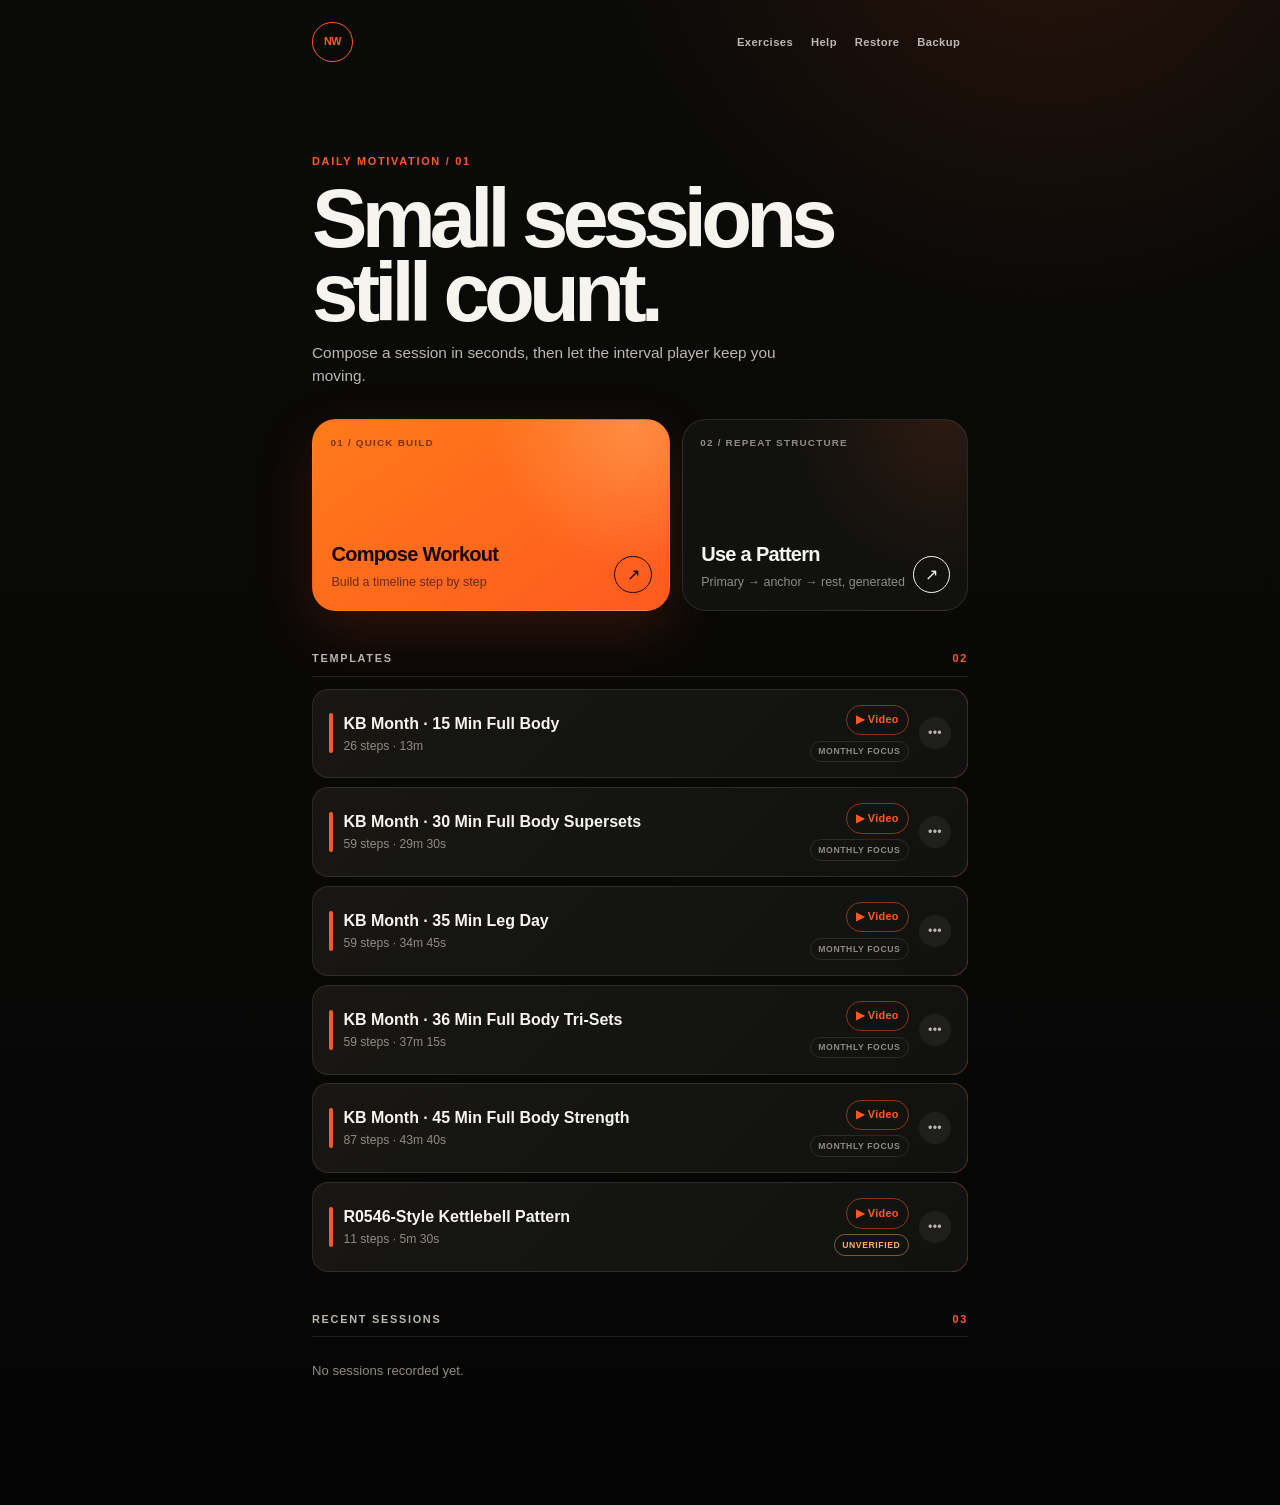
<file: index.html>
<!DOCTYPE html>
<html lang="en-GB">
<head>
<meta charset="utf-8">
<meta name="viewport" content="width=device-width, initial-scale=1, viewport-fit=cover, user-scalable=no">
<meta name="theme-color" content="#080807">
<meta name="apple-mobile-web-app-capable" content="yes">
<meta name="apple-mobile-web-app-status-bar-style" content="black-translucent">
<meta name="apple-mobile-web-app-title" content="Workout">
<title>Workout</title>
<link rel="manifest" href="manifest.webmanifest">
<link rel="stylesheet" href="css/app.css">
</head>
<body>

<!-- Home -->
<section class="view" id="view-home" data-view="home">
  <header class="app-header home-header">
    <div class="brand-lockup" aria-label="NW Workout">
      <span class="brand-mark" aria-hidden="true">NW</span>
    </div>
    <div class="header-tools">
      <button class="link-btn utility-btn" id="home-exercises" type="button">Exercises</button>
      <button class="link-btn utility-btn" id="home-help" type="button">Help</button>
      <button class="link-btn utility-btn" id="home-import" type="button" title="Restore from a workout backup">Restore</button>
      <button class="link-btn utility-btn" id="home-export" type="button" title="Save a workout backup to iCloud Drive">Backup</button>
    </div>
  </header>
  <input type="file" id="import-file" accept="application/json,.json" class="hidden">

  <div class="home-intro">
    <span class="eyebrow">Daily motivation / 01</span>
    <h1 id="motivation-quote">Show up. Build momentum.</h1>
    <p>Compose a session in seconds, then let the interval player keep you moving.</p>
  </div>

  <div class="resume-banner hidden" id="resume-banner">
    <div>
      <strong>Workout in progress</strong>
      <span class="muted" id="resume-detail"></span>
    </div>
    <div class="resume-actions">
      <button class="btn btn-primary" id="resume-continue" type="button">Resume</button>
      <button class="btn btn-quiet" id="resume-discard" type="button">Discard</button>
    </div>
  </div>

  <div class="home-actions">
    <button class="big-action big-action-featured" id="go-compose" type="button">
      <span class="big-action-index">01 / Quick build</span>
      <span class="big-action-title">Compose Workout</span>
      <span class="big-action-sub">Build a timeline step by step</span>
      <span class="big-action-arrow" aria-hidden="true">↗</span>
    </button>
    <button class="big-action" id="go-pattern" type="button">
      <span class="big-action-index">02 / Repeat structure</span>
      <span class="big-action-title">Use a Pattern</span>
      <span class="big-action-sub">Primary → anchor → rest, generated</span>
      <span class="big-action-arrow" aria-hidden="true">↗</span>
    </button>
  </div>

  <h2 class="section-title"><span>Templates</span><span>02</span></h2>
  <div id="template-list" class="card-list"></div>

  <h2 class="section-title"><span>Recent sessions</span><span>03</span></h2>
  <div id="session-list" class="card-list"></div>

  <button class="hidden-items-trigger hidden" id="hidden-items-trigger" type="button">
    <span>Hidden items</span><span id="hidden-items-count">0</span>
  </button>
</section>

<!-- Exercise library -->
<section class="view hidden" id="view-exercises" data-view="exercises">
  <header class="app-header exercise-library-header">
    <button class="link-btn" data-back="home" type="button">Back</button>
    <h1>Exercises</h1>
    <span class="exercise-total" id="exercise-total">—</span>
  </header>

  <div class="exercise-controls">
    <input type="search" id="exercise-search" placeholder="Search all exercises"
           aria-label="Search all exercises" autocomplete="off">
    <div class="exercise-filter-heading">
      <span>Filter</span>
      <button class="link-btn exercise-filters-clear" id="exercise-filters-clear"
              type="button" disabled>Clear</button>
    </div>
    <div class="exercise-filter-row">
      <span class="exercise-filter-label">Focus</span>
      <div class="exercise-filter-options" id="exercise-category-filters"
           role="group" aria-label="Filter by focus"></div>
    </div>
    <div class="exercise-filter-row" id="exercise-equipment-filter-row">
      <span class="exercise-filter-label">Equipment</span>
      <div class="exercise-filter-options" id="exercise-equipment-filters"
           role="group" aria-label="Filter by equipment"></div>
    </div>
    <p class="sr-only" id="exercise-filter-status" aria-live="polite"></p>
  </div>

  <div class="exercise-library" id="exercise-library"></div>
</section>

<!-- Compose -->
<section class="view hidden" id="view-compose" data-view="compose">
  <header class="app-header">
    <button class="link-btn" data-back="home" type="button">Back</button>
    <h1 id="compose-title">Compose</h1>
    <button class="link-btn" id="compose-save-template" type="button">Save</button>
  </header>

  <p class="view-kicker">Timeline / tap any step to tune it</p>

  <div class="template-detail-actions hidden" id="template-detail-actions">
    <a class="btn template-follow" id="template-follow-video" target="_blank" rel="noopener noreferrer">▶ Follow video</a>
    <button class="btn btn-danger" id="template-delete" type="button">Delete template</button>
  </div>

  <div class="summary-bar">
    <span id="compose-summary">empty</span>
  </div>

  <ol class="timeline" id="timeline"></ol>

  <div class="compose-tools">
    <button class="btn" id="add-exercise" type="button">+ Exercise</button>
    <button class="btn" id="add-rest" type="button">+ Rest</button>
    <button class="btn btn-quiet" id="repeat-all" type="button">Repeat all</button>
  </div>

  <div class="sticky-footer">
    <button class="btn btn-primary btn-large" id="start-workout" type="button">Start workout</button>
  </div>
</section>

<!-- Pattern builder -->
<section class="view hidden" id="view-pattern" data-view="pattern">
  <header class="app-header">
    <button class="link-btn" data-back="home" type="button">Back</button>
    <h1>Pattern</h1>
    <span></span>
  </header>

  <p class="hint pattern-intro">
    Each primary exercise is followed by the anchor exercise, then a rest. The trailing
    rest is dropped so the workout ends on work.
  </p>

  <div class="field">
    <label>Primary exercises</label>
    <div id="pattern-primaries" class="chip-row"></div>
    <button class="btn" id="pattern-add-primary" type="button">+ Add primary</button>
  </div>

  <div class="field">
    <label for="pattern-primary-seconds">Primary duration (seconds)</label>
    <input type="number" id="pattern-primary-seconds" value="30" min="5" max="600" inputmode="numeric">
  </div>

  <div class="field">
    <label>Anchor exercise</label>
    <div class="row">
      <span id="pattern-anchor-name" class="muted">None</span>
      <button class="btn" id="pattern-pick-anchor" type="button">Choose</button>
      <button class="btn btn-quiet" id="pattern-clear-anchor" type="button">Clear</button>
    </div>
  </div>

  <div class="field">
    <label for="pattern-anchor-seconds">Anchor duration (seconds)</label>
    <input type="number" id="pattern-anchor-seconds" value="30" min="5" max="600" inputmode="numeric">
  </div>

  <div class="field">
    <label for="pattern-rest-seconds">Rest (seconds)</label>
    <input type="number" id="pattern-rest-seconds" value="30" min="0" max="600" inputmode="numeric">
  </div>

  <div class="field">
    <label for="pattern-rounds">Rounds</label>
    <input type="number" id="pattern-rounds" value="1" min="1" max="20" inputmode="numeric">
  </div>

  <div class="summary-bar"><span id="pattern-summary">no primaries chosen</span></div>

  <div class="sticky-footer">
    <button class="btn btn-primary btn-large" id="pattern-generate" type="button">Generate timeline</button>
  </div>
</section>

<!-- Player -->
<section class="view hidden player" id="view-play" data-view="play">
  <div class="player-topbar">
    <div class="player-label"><span class="status-dot"></span> Live session</div>
    <button class="play-sound-toggle" id="play-sound-toggle" type="button"
            aria-pressed="true" aria-label="Mute cue sounds" title="Mute cue sounds">
      <span class="play-sound-icon" aria-hidden="true">🔊</span>
    </button>
  </div>
  <div class="play-progress"><div class="play-progress-fill" id="play-progress-fill"></div></div>

  <div class="play-meta">
    <span id="play-position">1 / 1</span>
    <span id="play-total-remaining"></span>
  </div>

  <div class="play-main" id="play-main">
    <div class="play-kind" id="play-kind">Work</div>
    <h2 class="play-exercise" id="play-exercise">—</h2>
    <div class="play-count" id="play-count">0</div>
    <div class="play-detail" id="play-detail"></div>
    <button class="btn btn-primary btn-large hidden" id="play-reps-done" type="button">Done</button>
  </div>

  <div class="play-next">
    Next: <strong id="play-next">—</strong>
  </div>

  <!-- Pause stays out here on its own. It is the one control needed mid-set, and burying
       it behind a disclosure would cost more than the tidier screen is worth. -->
  <div class="play-controls play-controls-primary">
    <button class="btn btn-primary btn-large" id="play-pause" type="button">Pause</button>
  </div>

  <button class="play-more-toggle" id="play-more-toggle" type="button"
          aria-expanded="false" aria-controls="play-more">
    <span class="play-more-caret" aria-hidden="true">▼</span>
    <span class="play-more-label">More controls</span>
  </button>

  <div class="play-more hidden" id="play-more">
    <div class="play-controls">
      <button class="btn" id="play-prev" type="button">Prev</button>
      <button class="btn" id="play-restart" type="button">Restart</button>
      <button class="btn" id="play-add-ten" type="button">+10s</button>
      <button class="btn" id="play-skip" type="button">Skip</button>
    </div>

    <div class="play-controls">
      <button class="btn btn-quiet" id="play-edit" type="button">Edit upcoming</button>
      <button class="btn btn-quiet" id="play-quit" type="button">End workout</button>
    </div>
  </div>
</section>

<!-- Finish -->
<section class="view hidden" id="view-finish" data-view="finish">
  <header class="app-header finish-header"><div><span class="eyebrow">Session complete</span><h1>Finished</h1></div></header>
  <div class="finish-summary" id="finish-summary"></div>
  <div class="field">
    <label for="finish-name">Name (optional)</label>
    <input type="text" id="finish-name" placeholder="e.g. Kettlebell 15">
  </div>
  <div class="field">
    <label for="finish-note">Note (optional)</label>
    <input type="text" id="finish-note" placeholder="How did it feel?">
  </div>
  <div class="finish-actions">
    <button class="btn btn-primary btn-large" id="finish-save-template" type="button">Save as template</button>
    <button class="btn btn-large" id="finish-save-history" type="button">Save to history only</button>
    <button class="btn btn-quiet btn-large" id="finish-discard" type="button">Discard</button>
  </div>
</section>

<!-- Hidden items -->
<div class="sheet hidden" id="hidden-items-sheet">
  <div class="sheet-panel">
    <header class="sheet-header">
      <strong>Hidden items</strong>
      <button class="link-btn sheet-close" id="hidden-items-close" type="button">Close</button>
    </header>
    <div class="sheet-body" id="hidden-items-list"></div>
  </div>
</div>

<!-- Exercise guide -->
<div class="sheet hidden" id="exercise-guide-sheet" role="dialog" aria-modal="true"
     aria-labelledby="exercise-guide-title">
  <div class="sheet-panel exercise-guide-panel">
    <header class="sheet-header exercise-guide-header">
      <div>
        <span class="eyebrow" id="exercise-guide-category">Exercise</span>
        <strong id="exercise-guide-title">Exercise guide</strong>
      </div>
      <button class="link-btn sheet-close" id="exercise-guide-close" type="button">Close</button>
    </header>
    <div class="sheet-body exercise-guide-body">
      <div class="exercise-guide-meta" id="exercise-guide-meta"></div>
      <div class="movement-demo hidden" id="exercise-guide-demo"></div>
      <section class="exercise-guide-copy">
        <h3>Quick guide</h3>
        <ol id="exercise-guide-steps"></ol>
      </section>
      <p class="exercise-guide-cue" id="exercise-guide-cue"></p>
      <p class="exercise-guide-note">Movement cue only—not a substitute for coaching. Stop if you feel sharp pain.</p>
    </div>
  </div>
</div>

<!-- Exercise picker -->
<div class="sheet hidden" id="picker">
  <div class="sheet-panel">
    <header class="sheet-header">
      <input type="search" id="picker-search" placeholder="Search exercises" autocomplete="off">
      <button class="link-btn" id="picker-close" type="button">Close</button>
    </header>
    <div class="sheet-body" id="picker-results"></div>
    <footer class="sheet-footer">
      <button class="btn" id="picker-add-custom" type="button">+ Add custom exercise</button>
    </footer>
  </div>
</div>

<!-- Step editor -->
<div class="sheet hidden" id="step-editor">
  <div class="sheet-panel">
    <header class="sheet-header">
      <strong id="step-editor-title">Edit step</strong>
      <button class="link-btn" id="step-editor-close" type="button">Close</button>
    </header>
    <div class="sheet-body">
      <div class="field">
        <label>Target</label>
        <div class="seg" id="step-mode">
          <button class="seg-btn" data-mode="duration" type="button">Time</button>
          <button class="seg-btn" data-mode="reps" type="button">Reps</button>
        </div>
      </div>
      <div class="field">
        <label id="step-value-label" for="step-value">Seconds</label>
        <input type="number" id="step-value" min="1" max="900" inputmode="numeric">
        <div class="chip-row" id="step-presets"></div>
      </div>
      <div class="field" id="step-side-field">
        <label>Side</label>
        <div class="seg" id="step-side">
          <button class="seg-btn" data-side="" type="button">—</button>
          <button class="seg-btn" data-side="left" type="button">L</button>
          <button class="seg-btn" data-side="right" type="button">R</button>
          <button class="seg-btn" data-side="alternating" type="button">Alt</button>
        </div>
      </div>
      <div class="field" id="step-load-field">
        <label for="step-load">Weight (kg, optional)</label>
        <input type="number" id="step-load" min="0" max="500" step="0.5" inputmode="decimal">
      </div>
      <div class="step-editor-actions">
        <button class="btn" id="step-duplicate" type="button">Duplicate</button>
        <button class="btn" id="step-up" type="button">Move up</button>
        <button class="btn" id="step-down" type="button">Move down</button>
        <button class="btn btn-danger" id="step-delete" type="button">Delete</button>
      </div>
    </div>
    <footer class="sheet-footer">
      <button class="btn btn-primary btn-large" id="step-apply" type="button">Apply</button>
    </footer>
  </div>
</div>

<!-- In-app confirm / prompt. Native dialogs block the page and stall the timer. -->
<div class="sheet hidden" id="dialog">
  <div class="sheet-panel">
    <header class="sheet-header"><strong id="dialog-title">Confirm</strong></header>
    <div class="sheet-body">
      <p class="muted hidden" id="dialog-message"></p>
      <input type="text" id="dialog-input" class="hidden" autocomplete="off">
    </div>
    <footer class="sheet-footer dialog-actions">
      <button class="btn btn-large" id="dialog-cancel" type="button">Cancel</button>
      <button class="btn btn-primary btn-large" id="dialog-confirm" type="button">OK</button>
    </footer>
  </div>
</div>

<div class="toast hidden" id="toast"></div>

<script type="module" src="js/app.js"></script>
</body>
</html>
</file>
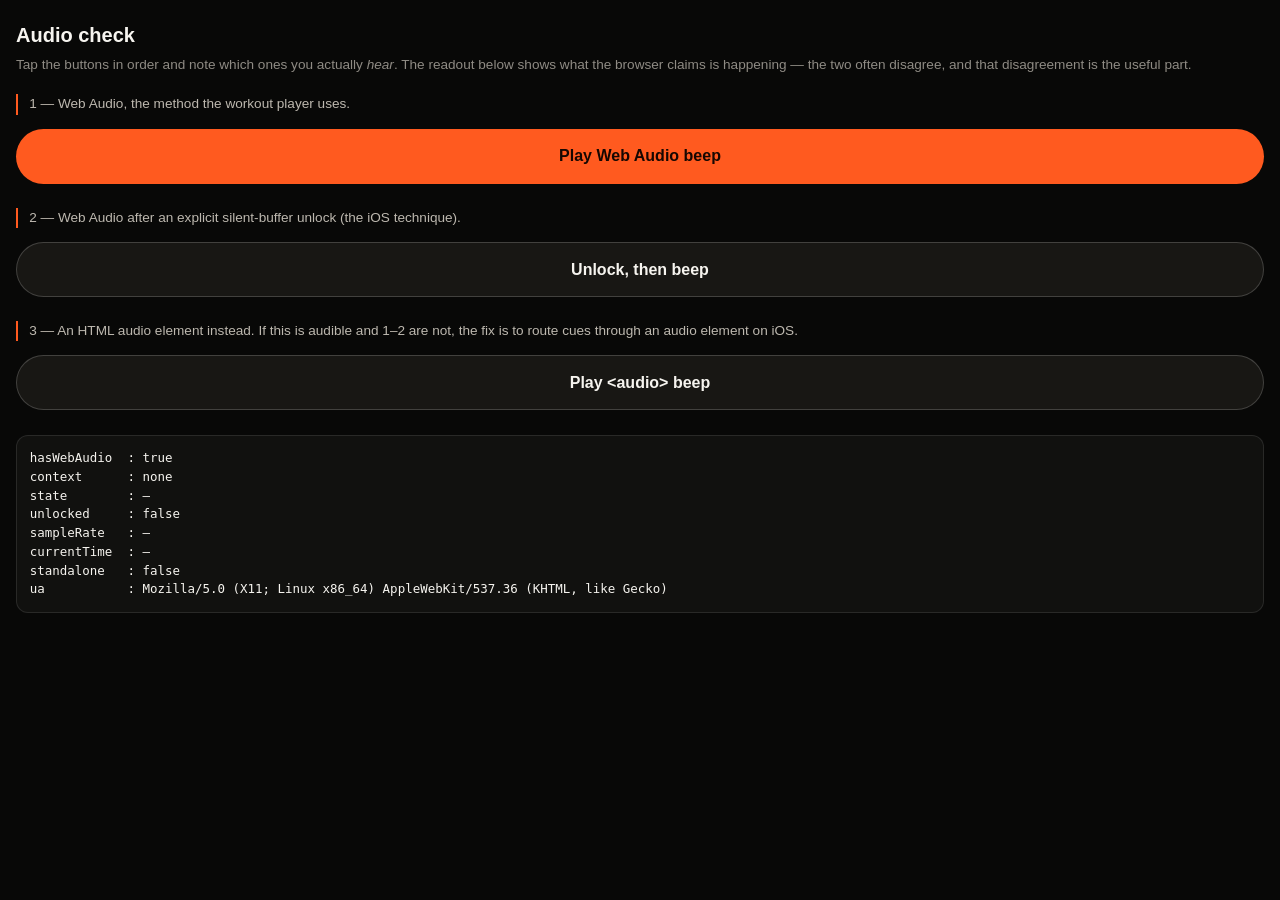
<file: spike/audio-check.html>
<!DOCTYPE html>
<html lang="en-GB">
<head>
<meta charset="utf-8">
<meta name="viewport" content="width=device-width, initial-scale=1, viewport-fit=cover">
<title>Audio check — Workout App</title>
<style>
  :root { color-scheme: dark; --accent:#ff5a1f; --muted:#8f8b84; }
  body { margin:0; background:#080807; color:#f6f4ef; padding:1.25rem 1rem 4rem;
         font:16px/1.5 -apple-system,BlinkMacSystemFont,"SF Pro Display",sans-serif; }
  h1 { font-size:1.25rem; margin:0 0 .3rem; }
  p.sub { color:var(--muted); font-size:.85rem; margin:0 0 1.2rem; }
  button { font:inherit; font-weight:700; width:100%; min-height:3.4rem; margin:0 0 .6rem;
           border:0; border-radius:999px; background:var(--accent); color:#160702;
           -webkit-tap-highlight-color:transparent; }
  button.alt { background:#181714; color:#f6f4ef; border:1px solid rgba(255,255,255,.18); }
  #out { font-family:ui-monospace,Menlo,monospace; font-size:.78rem; white-space:pre-wrap;
         background:#11110f; border:1px solid rgba(255,255,255,.1); border-radius:.75rem;
         padding:.8rem; margin-top:1rem; }
  .step { border-left:2px solid var(--accent); padding-left:.7rem; margin:.9rem 0;
          font-size:.85rem; color:#bdb8af; }
</style>
</head>
<body>

<h1>Audio check</h1>
<p class="sub">Tap the buttons in order and note which ones you actually <em>hear</em>.
The readout below shows what the browser claims is happening — the two often disagree,
and that disagreement is the useful part.</p>

<div class="step">1 — Web Audio, the method the workout player uses.</div>
<button id="b1" type="button">Play Web Audio beep</button>

<div class="step">2 — Web Audio after an explicit silent-buffer unlock (the iOS technique).</div>
<button id="b2" type="button" class="alt">Unlock, then beep</button>

<div class="step">3 — An HTML audio element instead. If this is audible and 1–2 are not,
the fix is to route cues through an audio element on iOS.</div>
<button id="b3" type="button" class="alt">Play &lt;audio&gt; beep</button>

<div id="out">Tap a button…</div>

<script>
const out = document.getElementById('out');
let ctx = null, unlocked = false;
const log = [];

function report(note) {
  const Ctx = window.AudioContext || window.webkitAudioContext;
  if (note) log.unshift(note);
  out.textContent = [
    'hasWebAudio  : ' + Boolean(Ctx),
    'context      : ' + (ctx ? 'created' : 'none'),
    'state        : ' + (ctx ? ctx.state : '—'),
    'unlocked     : ' + unlocked,
    'sampleRate   : ' + (ctx ? ctx.sampleRate : '—'),
    'currentTime  : ' + (ctx ? ctx.currentTime.toFixed(3) : '—'),
    'standalone   : ' + (window.navigator.standalone === true),
    'ua           : ' + navigator.userAgent.slice(0, 70),
    '',
    ...log.slice(0, 12)
  ].join('\n');
}

function ensureCtx() {
  const Ctx = window.AudioContext || window.webkitAudioContext;
  if (!Ctx) return null;
  if (!ctx) ctx = new Ctx();
  return ctx;
}

function webAudioBeep(frequency = 880, ms = 300) {
  const c = ensureCtx();
  if (!c) { report('no Web Audio support'); return; }
  c.resume();
  const now = c.currentTime;
  const osc = c.createOscillator();
  const gain = c.createGain();
  osc.type = 'sine';
  osc.frequency.value = frequency;
  gain.gain.setValueAtTime(0.001, now);
  gain.gain.exponentialRampToValueAtTime(0.4, now + 0.01);
  gain.gain.exponentialRampToValueAtTime(0.001, now + ms / 1000);
  osc.connect(gain).connect(c.destination);
  osc.start(now);
  osc.stop(now + ms / 1000 + 0.02);
}

document.getElementById('b1').addEventListener('click', () => {
  webAudioBeep(880);
  report('1: played Web Audio beep (state ' + (ctx ? ctx.state : '?') + ')');
});

document.getElementById('b2').addEventListener('click', () => {
  const c = ensureCtx();
  if (!c) { report('no Web Audio support'); return; }
  c.resume();
  const source = c.createBufferSource();
  source.buffer = c.createBuffer(1, 1, 22050);
  source.connect(c.destination);
  source.start(0);
  unlocked = true;
  setTimeout(() => { webAudioBeep(660); report('2: unlocked then beeped'); }, 60);
});

// A very short WAV, inline so the page stays self-contained and works offline.
const WAV = '[data-uri]'
  + 'hYqFbF1fdJivrJBhNjVgodDbq2EcBj+a2/LDciUFLIHO8tiJNwgZaLvt559NEAxQp+PwtmMcBjiR1/LMeSwFJHfH8N2QQAoUXrTp66hVFApGn+DyvmwhBSuBzvLZiTYIG2m98OScTgwOUarm7blmGgU7k9n1unEiBC13yO/eizEIHWq+8+OWT'
  + 'AoUXrTp66hVFApGn+DyvmwhBSuBzvLZiTYIG2m98OScTgwOUarm7blmGgU7k9n1unEiBC13yO/eizEIHWq+8+OWTAoUXrTp66hVFApGn+DyvmwhBSuBzvLZiTYIG2m98OScTgwOUarm7blmGgU7k9n1unEiBC13yO/eizEIHWq+8+OWTAoUXrTp66hVFApGn+DyvmwhBSuBzvLZiTYIG2m98OScTgwOUarm7blmGgU7k9n1unEiBC13yO/eizEIHWq+8+OWTAoUXrTp66hVFApGn+DyvmwhBSuBzvLZiTYIG2m98OScTgwOUarm7blmGgU7k9n1unEiBC13yO/eizEIHWq+8+OWTAoUXrTp66hVFApGn+DyvmwhBSuBzvLZiTYIG2m98OScTgwOUarm7blmGgU7k9n1unEiBC13yO/eizEIHWq+8+OWTAoUXrTp66hVFApGn+DyvmwhBSuBzvLZiTYIG2m98OScTgwOUarm7blmGgU7k9n1unEiBC13yO/eizEIHWq+8+OWTAoUXrTp66hVFApGn+DyvmwhBSuBzvLZiTYIG2m98OScTgwOUarm7blmGgU7k9n1unEiBC13yO/eizEIHWq+8+OWTAoUXrTp66hVFApGn+DyvmwhBSuBzvLZiTYIG2m98OScTgwOUarm7blmGgU7k9n1unEiBC13yO/eizEIHWq+8+OWTAoUXrTp66hVFApGn+DyvmwhBSuBzvLZiTYIG2m98OScTgwOUarm7blmGgU7k9n1unEiBC13yO/eizEIHWq+8+OWTAoUXrTp66hVFApGn+DyvmwhBSuBzvLZiTYIG2m98OScTgwOUarm7blmGgU7k9n1unEiBC13yO/eizEIHWq+8+OWTAoUXrTp66hVFApGn+DyvmwhBSuBzvLZiTYIG2m98OScTgwOUarm7blmGgU7k9n1unEiBC13yO/eizEIHWq+8+OWTAoUXrTp66hVFApGn+DyvmwhBSuBzvLZiTYIG2m98OScTgwOUarm7blmGgU7k9n1unEiBC13yO/eizEIHWq+8+OWTAoUXrTp66hVFApGn+DyvmwhBSuBzvLZiTY=';

const el = new Audio(WAV);
el.preload = 'auto';
document.getElementById('b3').addEventListener('click', () => {
  el.currentTime = 0;
  el.play()
    .then(() => report('3: <audio> play() resolved'))
    .catch((e) => report('3: <audio> play() REJECTED — ' + e.name));
});

report();
</script>
</body>
</html>
</file>
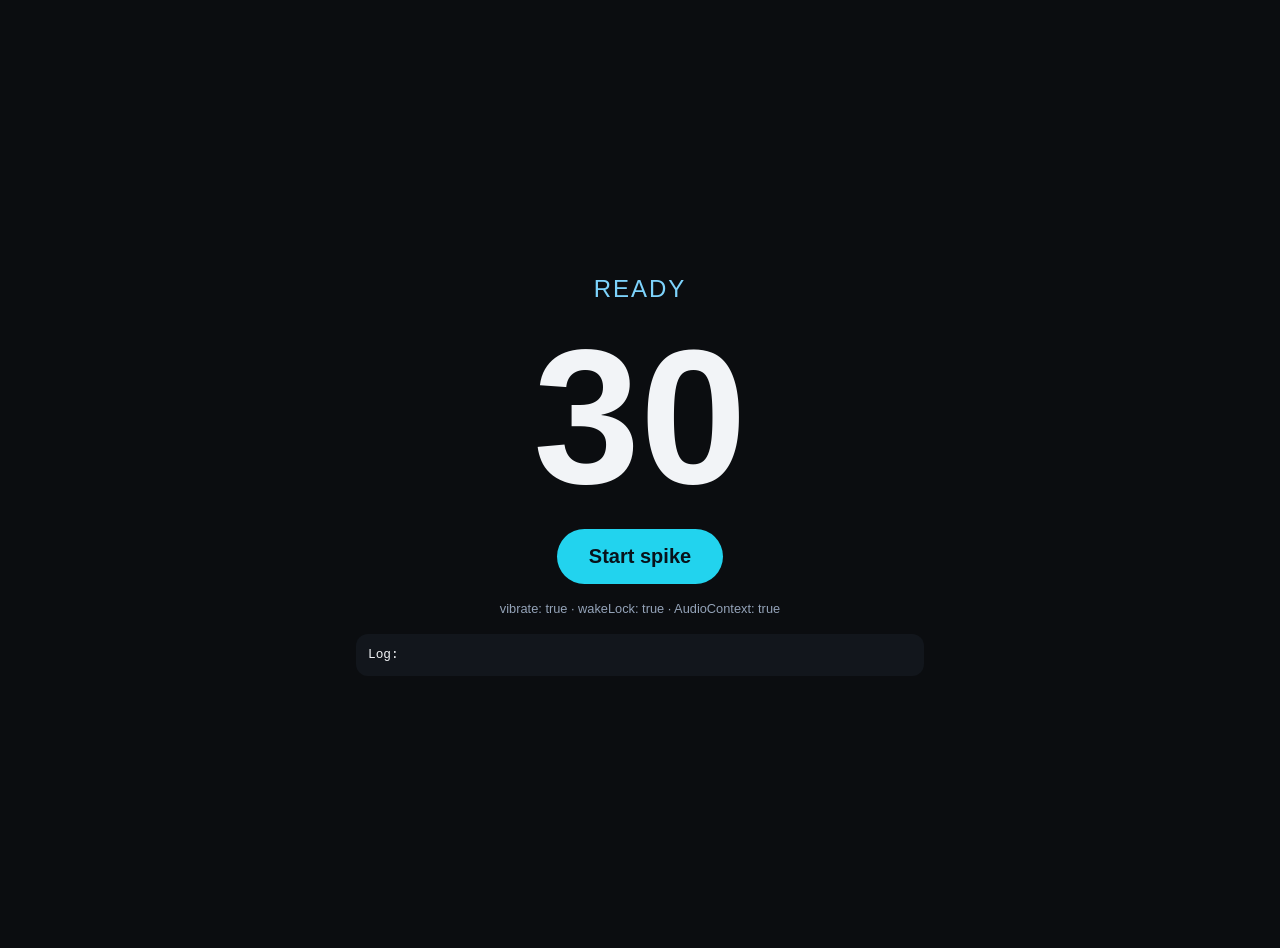
<file: spike/timer-spike.html>
<!DOCTYPE html>
<html lang="en-GB">
<head>
<meta charset="utf-8">
<meta name="viewport" content="width=device-width, initial-scale=1, viewport-fit=cover">
<title>Timer Spike — Workout App</title>
<style>
  :root { color-scheme: dark; }
  body {
    margin: 0; min-height: 100vh; background: #0b0d10; color: #f2f4f7;
    font: 16px/1.4 -apple-system, BlinkMacSystemFont, "Segoe UI", sans-serif;
    display: flex; flex-direction: column; align-items: center; justify-content: center;
    gap: 1rem; padding: 1.5rem; text-align: center;
  }
  #phase { font-size: 1.5rem; letter-spacing: 0.08em; text-transform: uppercase; color: #7dd3fc; }
  #count { font-size: clamp(5rem, 30vw, 12rem); font-weight: 700; font-variant-numeric: tabular-nums; line-height: 1; }
  button { font-size: 1.25rem; padding: 1rem 2rem; border-radius: 999px; border: 0; background: #22d3ee; color: #08121a; font-weight: 700; }
  #log { width: 100%; max-width: 34rem; text-align: left; font-family: ui-monospace, Menlo, monospace; font-size: 0.8rem; background: #12161c; border-radius: 0.75rem; padding: 0.75rem; max-height: 40vh; overflow-y: auto; white-space: pre-wrap; }
  .caps { font-size: 0.8rem; color: #94a3b8; }
</style>
</head>
<body>

<div id="phase">Ready</div>
<div id="count">30</div>
<button id="start">Start spike</button>
<div class="caps" id="caps"></div>
<div id="log">Log:</div>

<script>
// Stage 0 spike — 1-workoutApp/HANDOFF.md
// Purpose: find out whether a phone can auto-advance intervals and beep with the
// screen locked. Answers go into STATUS.md. This file is throwaway; do not build on it.

const phaseEl = document.getElementById('phase');
const countEl = document.getElementById('count');
const logEl = document.getElementById('log');
const capsEl = document.getElementById('caps');

const PHASES = [
  { name: 'Work', seconds: 30 },
  { name: 'Rest', seconds: 15 },
  { name: 'Work', seconds: 30 }
];

let audioCtx = null;
let wakeLock = null;
let phaseIndex = 0;
let deadline = 0;
let ticker = null;
let beepedAt = new Set();

function log(msg) {
  const t = new Date().toLocaleTimeString('en-GB', { hour12: false });
  logEl.textContent += `\n[${t}] ${msg}`;
  logEl.scrollTop = logEl.scrollHeight;
}

capsEl.textContent = [
  'vibrate: ' + ('vibrate' in navigator),
  'wakeLock: ' + ('wakeLock' in navigator),
  'AudioContext: ' + !!(window.AudioContext || window.webkitAudioContext)
].join(' · ');

function beep(frequency, durationMs) {
  if (!audioCtx) return;
  // Resume defensively: iOS suspends the context when the page is backgrounded.
  if (audioCtx.state === 'suspended') audioCtx.resume();
  const osc = audioCtx.createOscillator();
  const gain = audioCtx.createGain();
  osc.frequency.value = frequency;
  osc.type = 'sine';
  gain.gain.setValueAtTime(0.001, audioCtx.currentTime);
  gain.gain.exponentialRampToValueAtTime(0.4, audioCtx.currentTime + 0.01);
  gain.gain.exponentialRampToValueAtTime(0.001, audioCtx.currentTime + durationMs / 1000);
  osc.connect(gain).connect(audioCtx.destination);
  osc.start();
  osc.stop(audioCtx.currentTime + durationMs / 1000 + 0.02);
}

async function requestWakeLock() {
  if (!('wakeLock' in navigator)) { log('wakeLock unsupported'); return; }
  try {
    wakeLock = await navigator.wakeLock.request('screen');
    log('wakeLock acquired');
    wakeLock.addEventListener('release', () => log('wakeLock released by system'));
  } catch (err) {
    log('wakeLock failed: ' + err.message);
  }
}

function startPhase(index) {
  phaseIndex = index;
  const phase = PHASES[index];
  phaseEl.textContent = phase.name;
  deadline = Date.now() + phase.seconds * 1000;
  beepedAt = new Set();
  log(`phase ${index + 1}/${PHASES.length} start: ${phase.name} ${phase.seconds}s`);
  beep(880, 150);
  if ('vibrate' in navigator) navigator.vibrate(200);
}

function tick() {
  // Deadline-based, never accumulated: a throttled tab drifts in *display* refresh
  // but not in elapsed time, so a backgrounded phase still ends at the right moment.
  const remainingMs = deadline - Date.now();
  const remaining = Math.max(0, Math.ceil(remainingMs / 1000));
  countEl.textContent = remaining;

  if (remaining <= 3 && remaining > 0 && !beepedAt.has(remaining)) {
    beepedAt.add(remaining);
    beep(660, 100);
    log(`countdown beep at ${remaining}`);
  }

  if (remainingMs <= 0) {
    if (phaseIndex + 1 < PHASES.length) {
      startPhase(phaseIndex + 1);
    } else {
      clearInterval(ticker);
      ticker = null;
      phaseEl.textContent = 'Done';
      beep(1200, 400);
      log('SPIKE COMPLETE — check whether the beeps were audible with the screen locked');
      if (wakeLock) { wakeLock.release(); wakeLock = null; }
    }
  }
}

document.getElementById('start').addEventListener('click', async () => {
  // Audio must be created inside a user gesture or it stays suspended.
  audioCtx = new (window.AudioContext || window.webkitAudioContext)();
  await audioCtx.resume();
  log('audio context: ' + audioCtx.state);
  await requestWakeLock();
  document.getElementById('start').disabled = true;
  startPhase(0);
  ticker = setInterval(tick, 200);
  tick();
});

document.addEventListener('visibilitychange', async () => {
  log('visibility: ' + document.visibilityState);
  if (document.visibilityState === 'visible') {
    if (audioCtx && audioCtx.state === 'suspended') {
      await audioCtx.resume();
      log('audio resumed on return: ' + audioCtx.state);
    }
    if (ticker && !wakeLock) requestWakeLock();
  }
});
</script>

</body>
</html>
</file>
<file: css/app.css>
/* DailyMAC Workout — Behance-informed black/orange system.
   The player remains the priority: readable from the floor, usable while moving. */

:root {
  color-scheme: dark;
  --bg: #080807;
  --bg-deep: #030303;
  --surface: #11110f;
  --surface-raised: #181714;
  --surface-soft: #201e1a;
  --line: rgba(255, 255, 255, 0.1);
  --line-strong: rgba(255, 255, 255, 0.18);
  --text: #f6f4ef;
  --muted: #8f8b84;
  --muted-bright: #bdb8af;
  --accent: #ff5a1f;
  --accent-hot: #ff7a1a;
  --accent-soft: rgba(255, 90, 31, 0.12);
  --accent-ink: #160702;
  --work: #ff6324;
  --rest: #f0ede6;
  --danger: #ff6b61;
  --warning: #ffb347;
  --radius-sm: 0.75rem;
  --radius: 1rem;
  --radius-lg: 1.5rem;
  --tap: 3.25rem;
  --content: 44rem;
  --shadow-orange: 0 20px 60px rgba(255, 76, 20, 0.16);
}

* { box-sizing: border-box; }

html {
  min-height: 100%;
  background: var(--bg-deep);
}

body {
  min-width: 0;
  min-height: 100vh;
  margin: 0;
  overflow-x: hidden;
  background:
    radial-gradient(circle at 82% -8%, rgba(255, 89, 22, 0.13), transparent 28rem),
    linear-gradient(180deg, #0a0a09 0%, var(--bg) 58%, #050505 100%);
  color: var(--text);
  font: 16px/1.45 -apple-system, BlinkMacSystemFont, "SF Pro Display", "Segoe UI", sans-serif;
  -webkit-font-smoothing: antialiased;
  -webkit-text-size-adjust: 100%;
  overscroll-behavior-y: contain;
}

button,
input { font: inherit; }

button { -webkit-tap-highlight-color: transparent; }

button:focus-visible,
input:focus-visible {
  outline: 2px solid var(--accent);
  outline-offset: 3px;
}

button:disabled {
  cursor: not-allowed;
  opacity: 0.36;
}

.hidden { display: none !important; }
.muted { color: var(--muted); }

.view {
  position: relative;
  width: min(100%, var(--content));
  min-height: 100vh;
  margin: 0 auto;
  padding: max(1rem, env(safe-area-inset-top)) 1rem calc(7rem + env(safe-area-inset-bottom));
}

.app-header {
  display: grid;
  grid-template-columns: minmax(4.5rem, 1fr) auto minmax(4.5rem, 1fr);
  align-items: center;
  gap: 0.6rem;
  min-height: var(--tap);
  margin-bottom: 1.4rem;
}

.app-header > :last-child { justify-self: end; }
.app-header h1 { margin: 0; font-size: 1.1rem; font-weight: 650; letter-spacing: -0.02em; }

.home-header {
  grid-template-columns: minmax(0, 1fr) auto;
  margin-bottom: clamp(2.8rem, 10vw, 5rem);
}

.brand-lockup {
  display: flex;
  align-items: center;
  min-width: 0;
  gap: 0.7rem;
}

.brand-mark {
  display: grid;
  place-items: center;
  width: 2.55rem;
  height: 2.55rem;
  flex: 0 0 auto;
  border: 1px solid var(--accent);
  border-radius: 50%;
  color: var(--accent);
  font-size: 0.68rem;
  font-weight: 850;
  letter-spacing: -0.06em;
}

.header-tools { display: flex; justify-content: flex-end; gap: 0.15rem; min-width: 0; }

.eyebrow,
.view-kicker,
.player-label {
  color: var(--accent);
  font-size: 0.68rem;
  font-weight: 760;
  letter-spacing: 0.16em;
  text-transform: uppercase;
}

.home-intro { margin-bottom: 2rem; }
.home-intro h1 {
  max-width: 13ch;
  margin: 0.7rem 0 0.85rem;
  font-size: clamp(2.8rem, 13vw, 5.2rem);
  font-weight: 760;
  letter-spacing: -0.07em;
  line-height: 0.88;
}
.home-intro p {
  max-width: 31rem;
  margin: 0;
  color: var(--muted-bright);
  font-size: 0.96rem;
}

/* Buttons */

.btn {
  min-height: var(--tap);
  padding: 0 1rem;
  border: 1px solid var(--line);
  border-radius: var(--radius-sm);
  background: var(--surface-raised);
  color: var(--text);
  font-size: 0.92rem;
  font-weight: 680;
  cursor: pointer;
  transition: transform 120ms ease, border-color 120ms ease, background 120ms ease;
}
.btn:active { transform: scale(0.975); }
.btn:hover { border-color: var(--line-strong); }
.btn-primary {
  border-color: var(--accent);
  background: var(--accent);
  color: var(--accent-ink);
  box-shadow: 0 12px 30px rgba(255, 90, 31, 0.16);
}
.btn-primary:hover { background: var(--accent-hot); border-color: var(--accent-hot); }
.btn-quiet { background: transparent; color: var(--muted-bright); }
.btn-danger { background: transparent; color: var(--danger); border-color: rgba(255, 107, 97, 0.5); }
.btn-large { width: 100%; min-height: 3.75rem; font-size: 1rem; }

.link-btn {
  min-height: var(--tap);
  padding: 0 0.55rem;
  border: 0;
  background: none;
  color: var(--accent);
  font-size: 0.85rem;
  font-weight: 680;
  cursor: pointer;
}

.utility-btn {
  min-height: 2.35rem;
  padding: 0 0.48rem;
  color: var(--muted-bright);
  font-size: 0.7rem;
  letter-spacing: 0.04em;
}

.home-actions {
  display: grid;
  gap: 0.75rem;
}

.big-action {
  position: relative;
  display: flex;
  min-height: 9.3rem;
  width: 100%;
  flex-direction: column;
  justify-content: flex-end;
  overflow: hidden;
  margin: 0;
  padding: 1.15rem;
  border: 1px solid var(--line);
  border-radius: var(--radius-lg);
  background:
    radial-gradient(circle at 92% 2%, rgba(255, 95, 25, 0.11), transparent 48%),
    var(--surface);
  color: var(--text);
  text-align: left;
  cursor: pointer;
  transition: transform 160ms ease, border-color 160ms ease;
}
.big-action:active { transform: scale(0.985); }
.big-action:hover { border-color: rgba(255, 90, 31, 0.5); }
.big-action-featured {
  border-color: transparent;
  background:
    radial-gradient(circle at 90% 5%, rgba(255, 214, 143, 0.32), transparent 38%),
    linear-gradient(145deg, var(--accent-hot), var(--accent));
  color: var(--accent-ink);
  box-shadow: var(--shadow-orange);
}
.big-action-index {
  position: absolute;
  top: 1rem;
  left: 1.1rem;
  color: var(--muted);
  font-size: 0.62rem;
  font-weight: 760;
  letter-spacing: 0.12em;
  text-transform: uppercase;
}
.big-action-featured .big-action-index { color: rgba(22, 7, 2, 0.58); }
.big-action-title { display: block; padding-right: 2.5rem; font-size: 1.25rem; font-weight: 760; letter-spacing: -0.035em; }
.big-action-sub { display: block; margin-top: 0.25rem; color: var(--muted); font-size: 0.78rem; }
.big-action-featured .big-action-sub { color: rgba(22, 7, 2, 0.64); }
.big-action-arrow {
  position: absolute;
  right: 1.05rem;
  bottom: 1.05rem;
  display: grid;
  place-items: center;
  width: 2.35rem;
  height: 2.35rem;
  border: 1px solid currentColor;
  border-radius: 50%;
  font-size: 1rem;
}

/* Home lists */

.resume-banner {
  display: flex;
  align-items: center;
  justify-content: space-between;
  gap: 0.8rem;
  flex-wrap: wrap;
  margin-bottom: 1rem;
  padding: 1rem;
  border: 1px solid rgba(255, 90, 31, 0.6);
  border-radius: var(--radius);
  background: var(--accent-soft);
  box-shadow: var(--shadow-orange);
}
.resume-banner span { display: block; margin-top: 0.15rem; font-size: 0.78rem; }
.resume-actions { display: flex; gap: 0.4rem; }

.section-title {
  display: flex;
  align-items: center;
  justify-content: space-between;
  margin: 2.5rem 0 0.75rem;
  padding-bottom: 0.55rem;
  border-bottom: 1px solid var(--line);
  color: var(--muted-bright);
  font-size: 0.68rem;
  font-weight: 760;
  letter-spacing: 0.16em;
  text-transform: uppercase;
}
.section-title span:last-child { color: var(--accent); }

.card-list { display: flex; flex-direction: column; gap: 0.55rem; }
.swipe-row {
  position: relative;
  min-width: 0;
  overflow: hidden;
  border-radius: var(--radius);
  background: #35100b;
}
.swipe-actions {
  position: absolute;
  top: 0;
  right: 0;
  bottom: 0;
  display: grid;
  width: 9.75rem;
  grid-template-columns: 1fr 1fr;
}
.swipe-action {
  min-width: 0;
  padding: 0 0.45rem;
  border: 0;
  color: #fff;
  font-size: 0.76rem;
  font-weight: 760;
  cursor: pointer;
}
.swipe-hide { background: #55514c; }
.swipe-delete { background: #c93228; }
.swipe-card {
  position: relative;
  z-index: 1;
  width: 100%;
  touch-action: pan-y;
  transition: transform 180ms cubic-bezier(0.22, 0.75, 0.22, 1);
}
.swipe-card.is-dragging { transition: none; }
.swipe-row.is-open .swipe-card { transform: translateX(-9.75rem); }
.swipe-more {
  display: grid;
  width: 2rem;
  min-width: 2rem;
  height: 2rem;
  place-items: center;
  align-self: center;
  padding: 0;
  border: 0;
  border-radius: 50%;
  background: rgba(255, 255, 255, 0.055);
  color: var(--muted-bright);
  font-size: 0.78rem;
  letter-spacing: 0.02em;
  cursor: pointer;
}
.swipe-row.is-open .swipe-more { color: var(--accent); }
.card {
  display: flex;
  min-width: 0;
  align-items: center;
  justify-content: space-between;
  gap: 0.65rem;
  padding: 0.95rem 1rem;
  border: 1px solid var(--line);
  border-radius: var(--radius);
  background: linear-gradient(135deg, var(--surface-raised), var(--surface));
}
.card::before {
  width: 0.25rem;
  height: 2.5rem;
  flex: 0 0 auto;
  border-radius: 999px;
  background: var(--accent);
  content: "";
}
.card-main {
  min-width: 0;
  flex: 1;
  padding: 0;
  border: 0;
  background: none;
  color: var(--text);
  text-align: left;
  cursor: pointer;
}
.card-title { display: block; overflow: hidden; font-weight: 680; text-overflow: ellipsis; white-space: nowrap; }
.card-sub { display: block; margin-top: 0.18rem; color: var(--muted); font-size: 0.76rem; }
.badge {
  flex: 0 0 auto;
  padding: 0.22rem 0.45rem;
  border: 1px solid var(--line);
  border-radius: 999px;
  background: transparent;
  color: var(--muted);
  font-size: 0.54rem;
  font-weight: 760;
  letter-spacing: 0.07em;
  text-transform: uppercase;
}
.badge-warn { color: var(--warning); border-color: rgba(255, 179, 71, 0.45); }
.template-actions {
  display: flex;
  flex: 0 0 auto;
  flex-direction: column;
  align-items: flex-end;
  gap: 0.35rem;
}
.template-video {
  display: inline-flex;
  min-height: 1.9rem;
  align-items: center;
  padding: 0 0.55rem;
  border: 1px solid rgba(255, 90, 31, 0.5);
  border-radius: 999px;
  color: var(--accent);
  font-size: 0.68rem;
  font-weight: 760;
  letter-spacing: 0.03em;
  text-decoration: none;
}

/* Exercise library */

.sr-only {
  position: absolute;
  width: 1px;
  height: 1px;
  padding: 0;
  overflow: hidden;
  clip: rect(0, 0, 0, 0);
  white-space: nowrap;
  border: 0;
}
.exercise-library-header { margin-bottom: 0.9rem; }
.exercise-total {
  justify-self: end;
  color: var(--accent);
  font-size: 0.68rem;
  font-weight: 760;
  letter-spacing: 0.08em;
  text-transform: uppercase;
}
.exercise-controls {
  position: sticky;
  top: 0;
  z-index: 5;
  margin: 0 -0.25rem 1.25rem;
  padding: 0.25rem 0.25rem 0.7rem;
  background: linear-gradient(180deg, var(--bg) 78%, transparent);
}
.exercise-controls input {
  width: 100%;
  min-height: var(--tap);
  padding: 0 1rem;
  border: 1px solid var(--line-strong);
  border-radius: var(--radius-sm);
  background: #0b0b0a;
  color: var(--text);
}
.exercise-filter-heading {
  display: flex;
  align-items: center;
  justify-content: space-between;
  min-height: 2.1rem;
  padding: 0.25rem 0.15rem 0;
  color: var(--muted);
  font-size: 0.62rem;
  font-weight: 780;
  letter-spacing: 0.13em;
  text-transform: uppercase;
}
.exercise-filters-clear {
  min-height: 2rem;
  color: var(--accent);
}
.exercise-filters-clear:disabled {
  opacity: 0.38;
  cursor: default;
}
.exercise-filter-row {
  display: grid;
  grid-template-columns: 4.7rem minmax(0, 1fr);
  align-items: center;
  gap: 0.4rem;
  margin-top: 0.4rem;
}
.exercise-filter-label {
  color: var(--muted-bright);
  font-size: 0.65rem;
  font-weight: 700;
}
.exercise-filter-options {
  display: flex;
  min-width: 0;
  gap: 0.4rem;
  overflow-x: auto;
  padding: 0.05rem 0 0.2rem;
  scrollbar-width: none;
}
.exercise-filter-options::-webkit-scrollbar { display: none; }
.exercise-filter-chip {
  flex: 0 0 auto;
  min-height: 2.05rem;
  padding: 0 0.7rem;
  border: 1px solid var(--line-strong);
  border-radius: 999px;
  background: var(--surface);
  color: var(--muted-bright);
  font: inherit;
  font-size: 0.67rem;
  font-weight: 700;
  cursor: pointer;
}
.exercise-filter-chip[aria-pressed="true"] {
  border-color: var(--accent);
  background: var(--accent);
  color: #080604;
}
.exercise-library { display: flex; flex-direction: column; gap: 1.65rem; }
.exercise-group h2 {
  display: flex;
  align-items: center;
  justify-content: space-between;
  margin: 0 0 0.55rem;
  padding-bottom: 0.5rem;
  border-bottom: 1px solid var(--line);
  color: var(--muted-bright);
  font-size: 0.66rem;
  font-weight: 760;
  letter-spacing: 0.14em;
  text-transform: uppercase;
}
.exercise-group h2 span:last-child { color: var(--accent); }
.exercise-list {
  display: grid;
  grid-template-columns: minmax(0, 1fr);
  gap: 0.4rem;
}
.exercise-library-item {
  position: relative;
  display: grid;
  width: 100%;
  min-width: 0;
  min-height: 4rem;
  grid-template-columns: minmax(0, 1fr) auto;
  align-content: center;
  gap: 0.18rem 0.7rem;
  padding: 0.75rem 0.9rem 0.75rem 1rem;
  border: 1px solid var(--line);
  border-radius: var(--radius-sm);
  background: linear-gradient(135deg, var(--surface-raised), var(--surface));
  color: var(--text);
  font: inherit;
  text-align: left;
  cursor: pointer;
  transition: border-color 120ms ease, transform 120ms ease;
}
.exercise-library-item:hover { border-color: var(--line-strong); }
.exercise-library-item:active { transform: scale(0.985); }
.exercise-library-item::before {
  position: absolute;
  top: 0.7rem;
  bottom: 0.7rem;
  left: 0.45rem;
  width: 0.16rem;
  border-radius: 999px;
  background: var(--accent);
  content: "";
}
.exercise-library-name {
  min-width: 0;
  overflow: hidden;
  font-weight: 680;
  text-overflow: ellipsis;
  white-space: nowrap;
}
.exercise-library-detail {
  grid-column: 1;
  color: var(--muted);
  font-size: 0.73rem;
}
.exercise-library-open {
  grid-row: 1 / span 2;
  grid-column: 2;
  display: flex;
  align-self: center;
  align-items: center;
  gap: 0.45rem;
  color: var(--accent);
  font-weight: 760;
}
.exercise-library-favourite {
  color: var(--warning);
}

/* Exercise guide */

.exercise-guide-header > div { min-width: 0; }
.exercise-guide-header strong {
  display: block;
  overflow: hidden;
  margin-top: 0.12rem;
  font-size: 1.05rem;
  text-overflow: ellipsis;
  white-space: nowrap;
}
.exercise-guide-body { padding-top: 1rem; }
.exercise-guide-meta {
  display: flex;
  flex-wrap: wrap;
  gap: 0.4rem;
  margin-bottom: 0.85rem;
}
.exercise-guide-meta span {
  padding: 0.32rem 0.55rem;
  border: 1px solid var(--line);
  border-radius: 999px;
  color: var(--muted-bright);
  font-size: 0.68rem;
  font-weight: 700;
}
.exercise-guide-meta span:last-child:not(:first-child) { color: var(--warning); }
.movement-demo {
  overflow: hidden;
  margin-bottom: 1rem;
  border: 1px solid rgba(255, 90, 31, 0.35);
  border-radius: var(--radius);
  background:
    radial-gradient(circle at 50% 45%, rgba(255, 90, 31, 0.14), transparent 55%),
    #090908;
}
.movement-demo-stage { position: relative; }
.movement-demo-stage svg { display: block; width: 100%; height: auto; max-height: 15rem; }

/* Lottie assets are third-party artwork: they bring their own palette and their own
   aspect ratio, so they get a fixed stage rather than the cue's auto height. */
.movement-lottie-stage { padding: 0.25rem 0 0.4rem; }
.movement-lottie { height: 15rem; }
.movement-lottie svg { height: 100% !important; max-height: none; }
.movement-demo-stage > span {
  position: absolute;
  right: 0.7rem;
  bottom: 0.55rem;
  color: var(--muted);
  font-size: 0.6rem;
  font-weight: 680;
  letter-spacing: 0.05em;
  text-transform: uppercase;
}
.movement-ground,
.movement-path,
.movement-torso,
.movement-arm,
.movement-leg,
.movement-arrow,
.movement-arrow-tip {
  fill: none;
  stroke-linecap: round;
  stroke-linejoin: round;
}
.movement-ground { stroke: rgba(255, 255, 255, 0.16); stroke-width: 2; }
.movement-path { stroke: rgba(255, 90, 31, 0.22); stroke-width: 2; stroke-dasharray: 5 8; }
.movement-head { fill: var(--text); }
.movement-torso,
.movement-arm,
.movement-leg { stroke: var(--text); stroke-width: 9; }
.movement-weight { fill: var(--accent); stroke: #090908; stroke-width: 3; }
.movement-arrow,
.movement-arrow-tip { stroke: var(--accent); stroke-width: 3; }
.movement-figure,
.movement-head,
.movement-torso,
.movement-arm,
.movement-leg,
.movement-weight { transform-box: view-box; }

[data-movement="squat"] .movement-figure { animation: demo-squat 1.8s ease-in-out infinite; }
[data-movement="squat"] .movement-leg { animation: demo-squat-leg 1.8s ease-in-out infinite; transform-origin: 160px 110px; }
[data-movement="hinge"] .movement-torso,
[data-movement="hinge"] .movement-head,
[data-movement="hinge"] .movement-arm { animation: demo-hinge 1.9s ease-in-out infinite; transform-origin: 160px 110px; }
[data-movement="swing"] .movement-figure { animation: demo-bob 1.6s ease-in-out infinite; }
[data-movement="swing"] .movement-arm-a,
[data-movement="swing"] .movement-weight { animation: demo-swing 1.6s ease-in-out infinite; transform-origin: 160px 75px; }
[data-movement="lunge"] .movement-figure { animation: demo-lunge 2s ease-in-out infinite; }
[data-movement="lunge"] .movement-leg-a { animation: demo-lunge-front 2s ease-in-out infinite; transform-origin: 160px 110px; }
[data-movement="lunge"] .movement-leg-b { animation: demo-lunge-back 2s ease-in-out infinite; transform-origin: 160px 110px; }
[data-movement="row"] .movement-arm-a,
[data-movement="row"] .movement-weight { animation: demo-row 1.55s ease-in-out infinite; transform-origin: 160px 75px; }
[data-movement="press"] .movement-arm-a,
[data-movement="press"] .movement-weight { animation: demo-press 1.7s ease-in-out infinite; transform-origin: 160px 75px; }
[data-movement="run"] .movement-figure { animation: demo-run-bob 0.72s ease-in-out infinite; }
[data-movement="run"] .movement-arm-a,
[data-movement="run"] .movement-leg-b { animation: demo-run-forward 0.72s ease-in-out infinite alternate; transform-origin: 160px 82px; }
[data-movement="run"] .movement-arm-b,
[data-movement="run"] .movement-leg-a { animation: demo-run-back 0.72s ease-in-out infinite alternate; transform-origin: 160px 82px; }

@keyframes demo-squat {
  0%, 100% { transform: translateY(0); }
  50% { transform: translateY(25px); }
}
@keyframes demo-squat-leg {
  0%, 100% { transform: rotate(0); }
  50% { transform: rotate(var(--squat-angle, 12deg)); }
}
[data-movement="squat"] .movement-leg-b { --squat-angle: -12deg; }
@keyframes demo-hinge {
  0%, 100% { transform: rotate(0); }
  50% { transform: rotate(43deg); }
}
@keyframes demo-bob {
  0%, 100% { transform: translateY(7px); }
  50% { transform: translateY(-2px); }
}
@keyframes demo-swing {
  0%, 100% { transform: rotate(38deg); }
  50% { transform: rotate(-82deg); }
}
@keyframes demo-lunge {
  0%, 100% { transform: translateY(0); }
  50% { transform: translateY(20px); }
}
@keyframes demo-lunge-front {
  0%, 100% { transform: rotate(0); }
  50% { transform: rotate(31deg); }
}
@keyframes demo-lunge-back {
  0%, 100% { transform: rotate(0); }
  50% { transform: rotate(-38deg); }
}
@keyframes demo-row {
  0%, 100% { transform: translate(0, 0) rotate(0); }
  50% { transform: translate(20px, -23px) rotate(-28deg); }
}
@keyframes demo-press {
  0%, 100% { transform: translate(0, 0) rotate(0); }
  50% { transform: translate(15px, -48px) rotate(-25deg); }
}
@keyframes demo-run-bob {
  0%, 100% { transform: translateY(0); }
  50% { transform: translateY(-7px); }
}
@keyframes demo-run-forward {
  from { transform: rotate(22deg); }
  to { transform: rotate(-24deg); }
}
@keyframes demo-run-back {
  from { transform: rotate(-22deg); }
  to { transform: rotate(24deg); }
}
.exercise-guide-copy {
  padding: 0.15rem 0.1rem;
}
.exercise-guide-copy h3 {
  margin: 0 0 0.65rem;
  color: var(--muted);
  font-size: 0.65rem;
  letter-spacing: 0.14em;
  text-transform: uppercase;
}
.exercise-guide-copy ol {
  display: grid;
  gap: 0.65rem;
  margin: 0;
  padding-left: 1.45rem;
}
.exercise-guide-copy li { padding-left: 0.25rem; color: var(--muted-bright); }
.exercise-guide-copy li::marker { color: var(--accent); font-weight: 800; }
.exercise-guide-cue {
  display: grid;
  gap: 0.2rem;
  margin: 1rem 0 0;
  padding: 0.85rem;
  border-left: 0.2rem solid var(--accent);
  border-radius: 0 var(--radius-sm) var(--radius-sm) 0;
  background: var(--accent-soft);
}
.exercise-guide-cue strong { color: var(--accent); font-size: 0.72rem; text-transform: uppercase; }
.exercise-guide-cue span { color: var(--text); }
.exercise-guide-note { margin: 1rem 0 0.35rem; color: var(--muted); font-size: 0.69rem; }
.template-video:active { background: rgba(255, 90, 31, 0.12); }
.empty { margin: 0; padding: 0.75rem 0; color: var(--muted); font-size: 0.82rem; }

.hidden-items-trigger {
  display: flex;
  width: 100%;
  min-height: var(--tap);
  align-items: center;
  justify-content: space-between;
  margin-top: 1.2rem;
  padding: 0 1rem;
  border: 1px dashed var(--line-strong);
  border-radius: var(--radius-sm);
  background: transparent;
  color: var(--muted-bright);
  font-weight: 680;
  cursor: pointer;
}
.hidden-items-trigger span:last-child {
  display: grid;
  min-width: 1.75rem;
  height: 1.75rem;
  place-items: center;
  border-radius: 999px;
  background: var(--surface-soft);
  color: var(--accent);
  font-size: 0.72rem;
}

/* Composer */

.view-kicker { margin: -0.7rem 0 1.1rem; color: var(--muted); }

.template-detail-actions {
  display: flex;
  gap: 0.5rem;
  margin: -0.2rem 0 1rem;
}
.template-detail-actions > * { flex: 1; }
.template-follow {
  display: inline-flex;
  align-items: center;
  justify-content: center;
  color: var(--accent);
  text-decoration: none;
}

.summary-bar {
  display: flex;
  align-items: center;
  min-height: 3rem;
  margin-bottom: 0.75rem;
  padding: 0.7rem 0.9rem;
  border: 1px solid var(--line);
  border-radius: var(--radius-sm);
  background: var(--surface);
  color: var(--muted-bright);
  font-size: 0.78rem;
}
.summary-bar::before {
  width: 0.45rem;
  height: 0.45rem;
  margin-right: 0.55rem;
  border-radius: 50%;
  background: var(--accent);
  box-shadow: 0 0 0 0.3rem var(--accent-soft);
  content: "";
}

.timeline {
  display: flex;
  flex-direction: column;
  gap: 0.45rem;
  margin: 0 0 1rem;
  padding: 0;
  list-style: none;
}
.timeline-step {
  display: grid;
  grid-template-columns: 2rem minmax(0, 1fr) auto;
  align-items: center;
  gap: 0.7rem;
  width: 100%;
  min-height: 4.5rem;
  padding: 0.7rem 0.85rem;
  border: 1px solid var(--line);
  border-radius: var(--radius);
  background: linear-gradient(135deg, var(--surface-raised), var(--surface));
  color: var(--text);
  text-align: left;
  cursor: pointer;
}
.timeline-step.is-rest { background: #0d0d0c; }
.timeline-step.is-current { border-color: var(--accent); box-shadow: 0 0 0 2px var(--accent-soft); }
.timeline-step.is-done { opacity: 0.42; }
.step-index {
  display: grid;
  place-items: center;
  width: 2rem;
  height: 2rem;
  border: 1px solid rgba(255, 90, 31, 0.46);
  border-radius: 50%;
  color: var(--accent);
  font-size: 0.68rem;
  font-variant-numeric: tabular-nums;
}
.is-rest .step-index { border-color: var(--line-strong); color: var(--rest); }
.step-name { min-width: 0; overflow: hidden; font-weight: 680; text-overflow: ellipsis; white-space: nowrap; }
.step-target {
  min-width: 3rem;
  padding: 0.4rem 0.58rem;
  border-radius: 999px;
  background: var(--accent-soft);
  color: var(--accent);
  font-size: 0.78rem;
  font-weight: 760;
  font-variant-numeric: tabular-nums;
  text-align: center;
}
.is-rest .step-target { background: rgba(255, 255, 255, 0.07); color: var(--rest); }
.step-sub { display: block; margin-top: 0.1rem; color: var(--muted); font-size: 0.68rem; font-weight: 500; }

.compose-tools { display: grid; grid-template-columns: 1fr 1fr; gap: 0.5rem; }
.compose-tools .btn:last-child { grid-column: 1 / -1; }

.sticky-footer {
  position: fixed;
  right: 0;
  bottom: 0;
  left: 0;
  z-index: 10;
  padding: 0.8rem 1rem calc(0.8rem + env(safe-area-inset-bottom));
  background: linear-gradient(to top, rgba(8, 8, 7, 1) 64%, rgba(8, 8, 7, 0));
  pointer-events: none;
}
.sticky-footer > * { display: block; width: min(100%, calc(var(--content) - 2rem)); margin: 0 auto; pointer-events: auto; }

/* Fields and pattern builder */

.field {
  margin-bottom: 0.65rem;
  padding: 1rem;
  border: 1px solid var(--line);
  border-radius: var(--radius);
  background: var(--surface);
}
.field label {
  display: block;
  margin-bottom: 0.55rem;
  color: var(--muted);
  font-size: 0.64rem;
  font-weight: 740;
  letter-spacing: 0.12em;
  text-transform: uppercase;
}

.field input[type="number"],
.field input[type="text"],
.field input[type="search"],
.sheet-header input,
#dialog-input {
  width: 100%;
  min-width: 0;
  min-height: var(--tap);
  padding: 0 0.85rem;
  border: 1px solid var(--line);
  border-radius: var(--radius-sm);
  background: #0b0b0a;
  color: var(--text);
  font-size: 1rem;
}

.row { display: flex; align-items: center; gap: 0.5rem; flex-wrap: wrap; }
.row > .muted { min-width: 7rem; flex: 1; color: var(--text); font-weight: 650; }
.hint { color: var(--muted); font-size: 0.84rem; }
.pattern-intro {
  margin: 0 0 1rem;
  padding: 1rem 1rem 1rem 1.15rem;
  border-left: 2px solid var(--accent);
  background: linear-gradient(90deg, var(--accent-soft), transparent);
  color: var(--muted-bright);
}

.chip-row { display: flex; gap: 0.4rem; flex-wrap: wrap; margin-top: 0.5rem; }
.chip {
  min-height: 2.45rem;
  padding: 0 0.75rem;
  border: 1px solid var(--line);
  border-radius: 999px;
  background: var(--surface-soft);
  color: var(--text);
  font-size: 0.84rem;
  font-weight: 650;
  cursor: pointer;
}
.chip.is-active { border-color: var(--accent); background: var(--accent); color: var(--accent-ink); }
.chip-remove { margin-left: 0.4rem; color: var(--muted); }

.seg { display: flex; gap: 0.35rem; }
.seg-btn {
  min-height: var(--tap);
  flex: 1;
  border: 1px solid var(--line);
  border-radius: var(--radius-sm);
  background: #0b0b0a;
  color: var(--text);
  font-weight: 650;
  cursor: pointer;
}
.seg-btn.is-active { border-color: var(--accent); background: var(--accent); color: var(--accent-ink); }

/* Player */

.player {
  display: flex;
  max-width: 52rem;
  min-height: 100svh;
  flex-direction: column;
  gap: 0.6rem;
  padding-bottom: calc(1rem + env(safe-area-inset-bottom));
}
.player::before {
  position: fixed;
  top: 12%;
  left: 50%;
  z-index: -1;
  width: min(96vw, 42rem);
  height: min(96vw, 42rem);
  border-radius: 50%;
  background: radial-gradient(circle, rgba(255, 80, 20, 0.18), rgba(255, 80, 20, 0.04) 48%, transparent 70%);
  content: "";
  transform: translateX(-50%);
}
.player.is-rest::before { background: radial-gradient(circle, rgba(255, 255, 255, 0.1), transparent 68%); }
.player-label { display: flex; align-items: center; gap: 0.45rem; color: var(--muted-bright); }
.status-dot {
  width: 0.48rem;
  height: 0.48rem;
  border-radius: 50%;
  background: var(--accent);
  box-shadow: 0 0 0 0.25rem var(--accent-soft);
}
.play-progress { height: 0.22rem; overflow: hidden; border-radius: 999px; background: rgba(255, 255, 255, 0.09); }
.play-progress-fill { width: 0; height: 100%; background: linear-gradient(90deg, var(--accent), #ffb12b); transition: width 180ms linear; }
.play-meta {
  display: flex;
  justify-content: space-between;
  color: var(--muted);
  font-size: 0.72rem;
  font-variant-numeric: tabular-nums;
  letter-spacing: 0.05em;
}
.play-main {
  display: flex;
  min-height: 42svh;
  flex: 1;
  flex-direction: column;
  align-items: center;
  justify-content: center;
  gap: 0.35rem;
  overflow: hidden;
  padding: 1.2rem 0.75rem;
  border: 1px solid var(--line);
  border-radius: 2rem;
  background:
    linear-gradient(180deg, rgba(255, 255, 255, 0.035), transparent 42%),
    rgba(10, 10, 9, 0.84);
  text-align: center;
  box-shadow: 0 30px 80px rgba(0, 0, 0, 0.38);
}
.play-kind {
  color: var(--work);
  font-size: 0.67rem;
  font-weight: 780;
  letter-spacing: 0.2em;
  text-transform: uppercase;
}
.player.is-rest .play-kind { color: var(--rest); }
/* Doubled type scale. Collapsing the controls behind a disclosure is what pays for the
   vertical space these need — the two changes only work together. */
.play-exercise { max-width: 16ch; margin: 0; font-size: clamp(2.4rem, 12vw, 4.4rem); font-weight: 720; letter-spacing: -0.045em; line-height: 1.02; }
.play-count {
  margin: 0.25rem 0;
  color: var(--work);
  /* Two tabular digits run ~1.1em wide, so 62vw keeps "30" inside the viewport
     with margin to spare. Raising the ceiling matters on the desktop dev view. */
  font-size: clamp(9.5rem, 62vw, 20rem);
  font-weight: 780;
  font-variant-numeric: tabular-nums;
  letter-spacing: -0.085em;
  line-height: 0.82;
  text-shadow: 0 0 45px rgba(255, 90, 31, 0.18);
}
.player.is-rest .play-count { color: var(--rest); text-shadow: none; }
.player.is-ending .play-count { color: var(--warning); }
.player.is-paused .play-count { opacity: 0.36; }
.play-detail { color: var(--muted); font-size: 0.82rem; }
.play-next {
  padding: 0.75rem 0.9rem;
  border: 1px solid var(--line);
  border-radius: var(--radius-sm);
  background: var(--surface);
  color: var(--muted);
  font-size: 1.45rem;
  text-align: center;
}
.play-next strong { color: var(--text); font-size: 1.55rem; }
.play-controls { display: grid; grid-template-columns: repeat(4, minmax(0, 1fr)); gap: 0.35rem; }
.play-controls .btn { min-width: 0; padding: 0 0.15rem; font-size: 0.7rem; }
.play-more .play-controls:last-child { grid-template-columns: 1fr 1fr; }

/* Pause is the only always-visible control, so it gets the full width. */
.play-controls-primary { grid-template-columns: 1fr; }
.play-controls-primary .btn { font-size: 1rem; }

/* Disclosure for everything else: the screen stays quiet until asked. */
.play-more-toggle {
  display: flex;
  align-items: center;
  justify-content: center;
  gap: 0.45rem;
  width: 100%;
  min-height: 2.75rem;
  padding: 0.5rem;
  border: 0;
  border-radius: var(--radius-sm);
  background: transparent;
  color: var(--muted);
  font-size: 0.72rem;
  font-weight: 680;
  letter-spacing: 0.12em;
  text-transform: uppercase;
  -webkit-tap-highlight-color: transparent;
}
.play-more-toggle:focus-visible { outline: 2px solid var(--accent-hot); outline-offset: 2px; }
.play-more-caret { display: inline-block; font-size: 0.6rem; transition: transform 160ms ease; }
.play-more-toggle[aria-expanded="true"] .play-more-caret { transform: rotate(180deg); }
.play-more { display: grid; gap: 0.35rem; }

.player-topbar { display: flex; align-items: center; justify-content: space-between; gap: 0.5rem; }
.play-sound-toggle {
  display: inline-flex;
  align-items: center;
  justify-content: center;
  width: 2.75rem;
  height: 2.75rem;
  padding: 0;
  border: 1px solid var(--line);
  border-radius: 999px;
  background: var(--surface);
  font-size: 1.1rem;
  line-height: 1;
  -webkit-tap-highlight-color: transparent;
}
.play-sound-toggle:focus-visible { outline: 2px solid var(--accent-hot); outline-offset: 2px; }
.play-sound-toggle[aria-pressed="false"] { opacity: 0.55; }
.play-controls:last-of-type .btn { font-size: 0.78rem; }

/* Finish */

.finish-header { grid-template-columns: 1fr; margin: 2rem 0; }
.finish-header h1 { margin-top: 0.35rem; font-size: clamp(3rem, 15vw, 5rem); letter-spacing: -0.07em; line-height: 0.9; }
.finish-summary {
  margin-bottom: 1rem;
  padding: 1.1rem;
  border: 1px solid rgba(255, 90, 31, 0.46);
  border-radius: var(--radius-lg);
  background: radial-gradient(circle at 100% 0, rgba(255, 90, 31, 0.2), transparent 55%), var(--surface);
  box-shadow: var(--shadow-orange);
}
.finish-summary dl { display: grid; grid-template-columns: 1fr auto; gap: 0.55rem 1rem; margin: 0; }
.finish-summary dt { color: var(--muted); }
.finish-summary dd { margin: 0; color: var(--accent); font-weight: 760; font-variant-numeric: tabular-nums; }
.finish-actions { display: flex; flex-direction: column; gap: 0.55rem; }

/* Sheets */

.sheet {
  position: fixed;
  inset: 0;
  z-index: 30;
  display: flex;
  align-items: flex-end;
  background: rgba(0, 0, 0, 0.76);
  backdrop-filter: blur(9px);
}
.sheet-panel {
  position: relative;
  display: flex;
  width: 100%;
  max-height: 90svh;
  flex-direction: column;
  border-top: 1px solid rgba(255, 90, 31, 0.5);
  border-radius: 1.6rem 1.6rem 0 0;
  background: #0c0c0b;
  box-shadow: 0 -25px 80px rgba(0, 0, 0, 0.55);
}
.sheet-panel::before {
  position: absolute;
  top: 0.48rem;
  left: 50%;
  width: 2.5rem;
  height: 0.22rem;
  border-radius: 999px;
  background: rgba(255, 255, 255, 0.22);
  content: "";
  transform: translateX(-50%);
}
.sheet-header { display: flex; align-items: center; gap: 0.55rem; padding: 1.2rem 1rem 0.75rem; border-bottom: 1px solid var(--line); }
.sheet-header input { flex: 1; }
.sheet-close { margin-left: auto; }
.sheet-body { flex: 1; overflow-y: auto; padding: 0.8rem 1rem; -webkit-overflow-scrolling: touch; }
.sheet-footer { padding: 0.75rem 1rem calc(0.75rem + env(safe-area-inset-bottom)); border-top: 1px solid var(--line); }

.picker-group {
  margin: 1rem 0 0.45rem;
  color: var(--muted);
  font-size: 0.62rem;
  font-weight: 760;
  letter-spacing: 0.14em;
  text-transform: uppercase;
}
.picker-item {
  display: flex;
  width: 100%;
  min-height: var(--tap);
  align-items: center;
  justify-content: space-between;
  gap: 0.7rem;
  margin-bottom: 0.35rem;
  padding: 0.62rem 0.85rem;
  border: 1px solid var(--line);
  border-radius: var(--radius-sm);
  background: var(--surface);
  color: var(--text);
  text-align: left;
  cursor: pointer;
}
.picker-item.is-selected { border-color: var(--accent); background: var(--accent-soft); }
.picker-fav { padding: 0.4rem 0.5rem; border: 0; background: none; color: var(--muted); font-size: 1.1rem; cursor: pointer; }
.picker-fav.is-on { color: var(--warning); }
.hidden-item {
  display: grid;
  grid-template-columns: minmax(0, 1fr) auto;
  align-items: center;
  gap: 0.7rem;
  margin-bottom: 0.45rem;
  padding: 0.75rem;
  border: 1px solid var(--line);
  border-radius: var(--radius-sm);
  background: var(--surface);
}
.hidden-item-copy { min-width: 0; }
.hidden-item-copy strong,
.hidden-item-copy span {
  display: block;
  overflow: hidden;
  text-overflow: ellipsis;
  white-space: nowrap;
}
.hidden-item-copy span { margin-top: 0.15rem; color: var(--muted); font-size: 0.72rem; }
.hidden-item-actions { display: flex; gap: 0.35rem; }
.hidden-item-actions .btn { min-height: 2.5rem; padding: 0 0.7rem; font-size: 0.74rem; }
.step-editor-actions { display: grid; grid-template-columns: 1fr 1fr; gap: 0.45rem; margin-top: 1rem; }
.dialog-actions { display: grid; grid-template-columns: 1fr 1fr; gap: 0.45rem; }
#dialog-message { white-space: pre-line; line-height: 1.55; }
.dialog-actions.single-action { grid-template-columns: 1fr; }

/* Toast */

.toast {
  position: fixed;
  bottom: calc(5.5rem + env(safe-area-inset-bottom));
  left: 50%;
  z-index: 50;
  max-width: 88vw;
  padding: 0.7rem 1rem;
  border: 1px solid rgba(255, 90, 31, 0.5);
  border-radius: 999px;
  background: #181410;
  color: var(--text);
  font-size: 0.8rem;
  box-shadow: var(--shadow-orange);
  transform: translateX(-50%);
}

@media (min-width: 42rem) {
  .view { padding-right: 1.5rem; padding-left: 1.5rem; }
  .home-actions { grid-template-columns: 1.25fr 1fr; }
  .big-action { min-height: 12rem; }
  .compose-tools { grid-template-columns: 1fr 1fr 1fr; }
  .compose-tools .btn:last-child { grid-column: auto; }
  .exercise-list { grid-template-columns: repeat(2, minmax(0, 1fr)); }
  .sheet { align-items: center; justify-content: center; padding: 1rem; }
  .sheet-panel { max-width: 36rem; border: 1px solid rgba(255, 90, 31, 0.45); border-radius: var(--radius-lg); }
  .play-controls .btn { font-size: 0.82rem; }
}

@media (max-width: 22rem) {
  .brand-copy { display: none; }
  .utility-btn { padding: 0 0.35rem; font-size: 0.64rem; }
  .home-intro h1 { font-size: 2.8rem; }
  .hidden-item { grid-template-columns: 1fr; }
  .hidden-item-actions .btn { flex: 1; }
  .play-controls .btn { font-size: 0.63rem; }
}

@media (prefers-reduced-motion: reduce) {
  *, *::before, *::after { scroll-behavior: auto !important; transition: none !important; }
  .movement-demo * { animation: none !important; }
}
</file>
